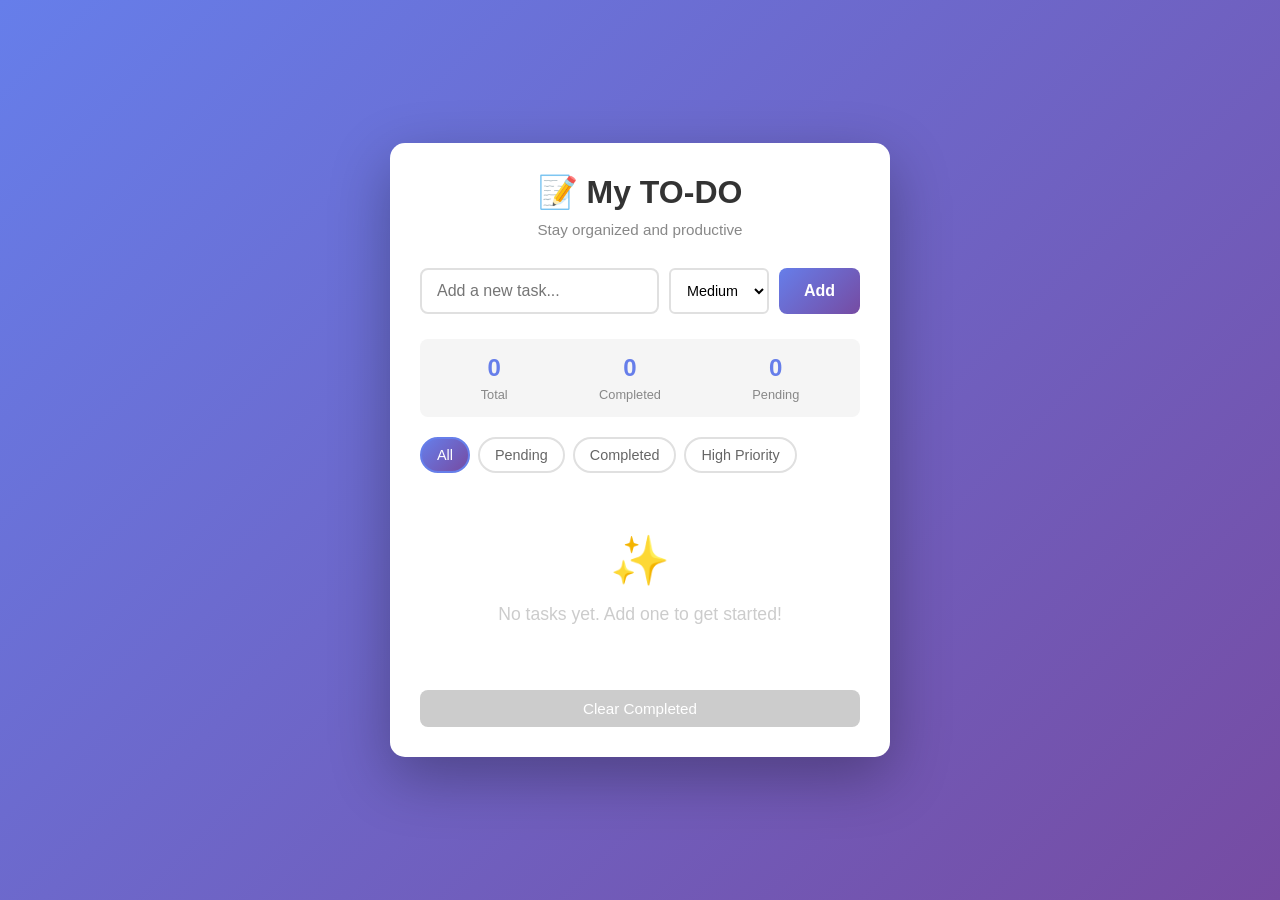
<file: todo-app.html>
<!DOCTYPE html>
<html lang="en">
<head>
    <meta charset="UTF-8">
    <meta name="viewport" content="width=device-width, initial-scale=1.0">
    <title>TO-DO Application</title>
    <style>
        * {
            margin: 0;
            padding: 0;
            box-sizing: border-box;
        }

        body {
            font-family: 'Segoe UI', Tahoma, Geneva, Verdana, sans-serif;
            background: linear-gradient(135deg, #667eea 0%, #764ba2 100%);
            min-height: 100vh;
            display: flex;
            justify-content: center;
            align-items: center;
            padding: 20px;
        }

        .container {
            background: white;
            border-radius: 15px;
            box-shadow: 0 20px 60px rgba(0, 0, 0, 0.3);
            width: 100%;
            max-width: 500px;
            padding: 30px;
        }

        .header {
            text-align: center;
            margin-bottom: 30px;
        }

        .header h1 {
            color: #333;
            font-size: 2em;
            margin-bottom: 10px;
        }

        .header p {
            color: #888;
            font-size: 0.95em;
        }

        .input-section {
            display: flex;
            gap: 10px;
            margin-bottom: 25px;
        }

        #todoInput {
            flex: 1;
            padding: 12px 15px;
            border: 2px solid #e0e0e0;
            border-radius: 8px;
            font-size: 1em;
            transition: border-color 0.3s ease;
        }

        #todoInput:focus {
            outline: none;
            border-color: #667eea;
        }

        .add-btn {
            padding: 12px 25px;
            background: linear-gradient(135deg, #667eea 0%, #764ba2 100%);
            color: white;
            border: none;
            border-radius: 8px;
            font-size: 1em;
            font-weight: 600;
            cursor: pointer;
            transition: transform 0.2s ease, box-shadow 0.2s ease;
        }

        .add-btn:hover {
            transform: translateY(-2px);
            box-shadow: 0 10px 20px rgba(102, 126, 234, 0.4);
        }

        .add-btn:active {
            transform: translateY(0);
        }

        .filter-section {
            display: flex;
            gap: 8px;
            margin-bottom: 20px;
            flex-wrap: wrap;
        }

        .filter-btn {
            padding: 8px 15px;
            border: 2px solid #e0e0e0;
            background: white;
            border-radius: 20px;
            cursor: pointer;
            font-size: 0.9em;
            transition: all 0.3s ease;
            color: #666;
        }

        .filter-btn.active {
            background: linear-gradient(135deg, #667eea 0%, #764ba2 100%);
            color: white;
            border-color: #667eea;
        }

        .filter-btn:hover {
            border-color: #667eea;
        }

        .stats {
            display: flex;
            justify-content: space-around;
            margin-bottom: 20px;
            padding: 15px;
            background: #f5f5f5;
            border-radius: 8px;
        }

        .stat {
            text-align: center;
        }

        .stat-number {
            font-size: 1.5em;
            font-weight: 700;
            color: #667eea;
        }

        .stat-label {
            font-size: 0.8em;
            color: #888;
            margin-top: 5px;
        }

        .todo-list {
            list-style: none;
            max-height: 400px;
            overflow-y: auto;
        }

        .todo-item {
            display: flex;
            align-items: center;
            gap: 12px;
            padding: 15px;
            background: #f9f9f9;
            border-radius: 8px;
            margin-bottom: 10px;
            transition: all 0.3s ease;
            border-left: 4px solid #667eea;
        }

        .todo-item:hover {
            background: #f0f0f0;
            box-shadow: 0 2px 8px rgba(0, 0, 0, 0.1);
        }

        .todo-item.completed {
            opacity: 0.6;
            border-left-color: #4caf50;
        }

        .todo-item.completed .todo-text {
            text-decoration: line-through;
            color: #999;
        }

        .checkbox {
            width: 20px;
            height: 20px;
            cursor: pointer;
            accent-color: #667eea;
        }

        .todo-text {
            flex: 1;
            color: #333;
            font-size: 1em;
            word-break: break-word;
        }

        .priority {
            padding: 4px 10px;
            border-radius: 12px;
            font-size: 0.75em;
            font-weight: 600;
            min-width: 60px;
            text-align: center;
        }

        .priority.high {
            background: #ffebee;
            color: #c62828;
        }

        .priority.medium {
            background: #fff3e0;
            color: #e65100;
        }

        .priority.low {
            background: #e8f5e9;
            color: #2e7d32;
        }

        .delete-btn {
            padding: 6px 12px;
            background: #ff6b6b;
            color: white;
            border: none;
            border-radius: 6px;
            cursor: pointer;
            font-size: 0.85em;
            transition: background 0.3s ease;
        }

        .delete-btn:hover {
            background: #ff5252;
        }

        .empty-state {
            text-align: center;
            padding: 40px 20px;
            color: #ccc;
        }

        .empty-state p {
            font-size: 1.1em;
            margin-bottom: 10px;
        }

        .empty-state-icon {
            font-size: 3em;
            margin-bottom: 15px;
        }

        .priority-select {
            padding: 8px 12px;
            border: 2px solid #e0e0e0;
            border-radius: 6px;
            font-size: 0.9em;
            cursor: pointer;
            background: white;
        }

        .clear-all-btn {
            width: 100%;
            padding: 10px;
            margin-top: 15px;
            background: #ff6b6b;
            color: white;
            border: none;
            border-radius: 8px;
            cursor: pointer;
            font-size: 0.95em;
            transition: background 0.3s ease;
        }

        .clear-all-btn:hover {
            background: #ff5252;
        }

        .clear-all-btn:disabled {
            background: #ccc;
            cursor: not-allowed;
        }

        /* Scrollbar styling */
        .todo-list::-webkit-scrollbar {
            width: 8px;
        }

        .todo-list::-webkit-scrollbar-track {
            background: #f1f1f1;
            border-radius: 10px;
        }

        .todo-list::-webkit-scrollbar-thumb {
            background: #667eea;
            border-radius: 10px;
        }

        .todo-list::-webkit-scrollbar-thumb:hover {
            background: #764ba2;
        }

        @media (max-width: 480px) {
            .container {
                padding: 20px;
            }

            .header h1 {
                font-size: 1.5em;
            }

            .stats {
                flex-direction: column;
                gap: 10px;
            }

            .filter-section {
                justify-content: center;
            }
        }
    </style>
</head>
<body>
    <div class="container">
        <div class="header">
            <h1>📝 My TO-DO</h1>
            <p>Stay organized and productive</p>
        </div>

        <div class="input-section">
            <input 
                type="text" 
                id="todoInput" 
                placeholder="Add a new task..."
                autocomplete="off"
            >
            <select id="prioritySelect" class="priority-select">
                <option value="medium">Medium</option>
                <option value="high">High</option>
                <option value="low">Low</option>
            </select>
            <button class="add-btn" onclick="addTodo()">Add</button>
        </div>

        <div class="stats">
            <div class="stat">
                <div class="stat-number" id="totalCount">0</div>
                <div class="stat-label">Total</div>
            </div>
            <div class="stat">
                <div class="stat-number" id="completedCount">0</div>
                <div class="stat-label">Completed</div>
            </div>
            <div class="stat">
                <div class="stat-number" id="pendingCount">0</div>
                <div class="stat-label">Pending</div>
            </div>
        </div>

        <div class="filter-section">
            <button class="filter-btn active" onclick="filterTodos('all')">All</button>
            <button class="filter-btn" onclick="filterTodos('pending')">Pending</button>
            <button class="filter-btn" onclick="filterTodos('completed')">Completed</button>
            <button class="filter-btn" onclick="filterTodos('high')">High Priority</button>
        </div>

        <ul class="todo-list" id="todoList">
            <div class="empty-state">
                <div class="empty-state-icon">✨</div>
                <p>No tasks yet. Add one to get started!</p>
            </div>
        </ul>

        <button class="clear-all-btn" id="clearAllBtn" onclick="clearCompleted()" disabled>
            Clear Completed
        </button>
    </div>

    <script>
        let todos = [];
        let currentFilter = 'all';

        // Load todos from localStorage
        function loadTodos() {
            const saved = localStorage.getItem('todos');
            if (saved) {
                todos = JSON.parse(saved);
            }
            renderTodos();
            updateStats();
        }

        // Save todos to localStorage
        function saveTodos() {
            localStorage.setItem('todos', JSON.stringify(todos));
        }

        // Add new todo
        function addTodo() {
            const input = document.getElementById('todoInput');
            const priority = document.getElementById('prioritySelect').value;
            const text = input.value.trim();

            if (text === '') {
                alert('Please enter a task!');
                return;
            }

            if (text.length > 100) {
                alert('Task is too long! Keep it under 100 characters.');
                return;
            }

            const todo = {
                id: Date.now(),
                text: text,
                completed: false,
                priority: priority,
                createdAt: new Date().toLocaleDateString()
            };

            todos.unshift(todo);
            input.value = '';
            input.focus();

            saveTodos();
            renderTodos();
            updateStats();
        }

        // Delete todo
        function deleteTodo(id) {
            todos = todos.filter(todo => todo.id !== id);
            saveTodos();
            renderTodos();
            updateStats();
        }

        // Toggle todo completion
        function toggleTodo(id) {
            const todo = todos.find(t => t.id === id);
            if (todo) {
                todo.completed = !todo.completed;
                saveTodos();
                renderTodos();
                updateStats();
            }
        }

        // Filter todos
        function filterTodos(filter) {
            currentFilter = filter;
            document.querySelectorAll('.filter-btn').forEach(btn => {
                btn.classList.remove('active');
            });
            event.target.classList.add('active');
            renderTodos();
        }

        // Clear completed todos
        function clearCompleted() {
            if (confirm('Are you sure you want to delete all completed tasks?')) {
                todos = todos.filter(todo => !todo.completed);
                saveTodos();
                renderTodos();
                updateStats();
            }
        }

        // Render todos
        function renderTodos() {
            const todoList = document.getElementById('todoList');
            
            let filtered = todos;

            if (currentFilter === 'completed') {
                filtered = todos.filter(todo => todo.completed);
            } else if (currentFilter === 'pending') {
                filtered = todos.filter(todo => !todo.completed);
            } else if (currentFilter === 'high') {
                filtered = todos.filter(todo => todo.priority === 'high');
            }

            if (filtered.length === 0) {
                todoList.innerHTML = `
                    <div class="empty-state">
                        <div class="empty-state-icon">✨</div>
                        <p>${currentFilter === 'all' ? 'No tasks yet. Add one to get started!' : 'No tasks in this category'}</p>
                    </div>
                `;
                return;
            }

            todoList.innerHTML = filtered.map(todo => `
                <li class="todo-item ${todo.completed ? 'completed' : ''}">
                    <input 
                        type="checkbox" 
                        class="checkbox"
                        ${todo.completed ? 'checked' : ''}
                        onchange="toggleTodo(${todo.id})"
                    >
                    <span class="todo-text">${escapeHtml(todo.text)}</span>
                    <span class="priority ${todo.priority}">${todo.priority.charAt(0).toUpperCase() + todo.priority.slice(1)}</span>
                    <button class="delete-btn" onclick="deleteTodo(${todo.id})">Delete</button>
                </li>
            `).join('');
        }

        // Update stats
        function updateStats() {
            const total = todos.length;
            const completed = todos.filter(todo => todo.completed).length;
            const pending = total - completed;

            document.getElementById('totalCount').textContent = total;
            document.getElementById('completedCount').textContent = completed;
            document.getElementById('pendingCount').textContent = pending;

            const clearAllBtn = document.getElementById('clearAllBtn');
            clearAllBtn.disabled = completed === 0;
        }

        // Escape HTML special characters
        function escapeHtml(text) {
            const div = document.createElement('div');
            div.textContent = text;
            return div.innerHTML;
        }

        // Enter key support
        document.getElementById('todoInput').addEventListener('keypress', function(event) {
            if (event.key === 'Enter') {
                addTodo();
            }
        });

        // Initialize
        loadTodos();
    </script>
</body>
</html>
</file>
